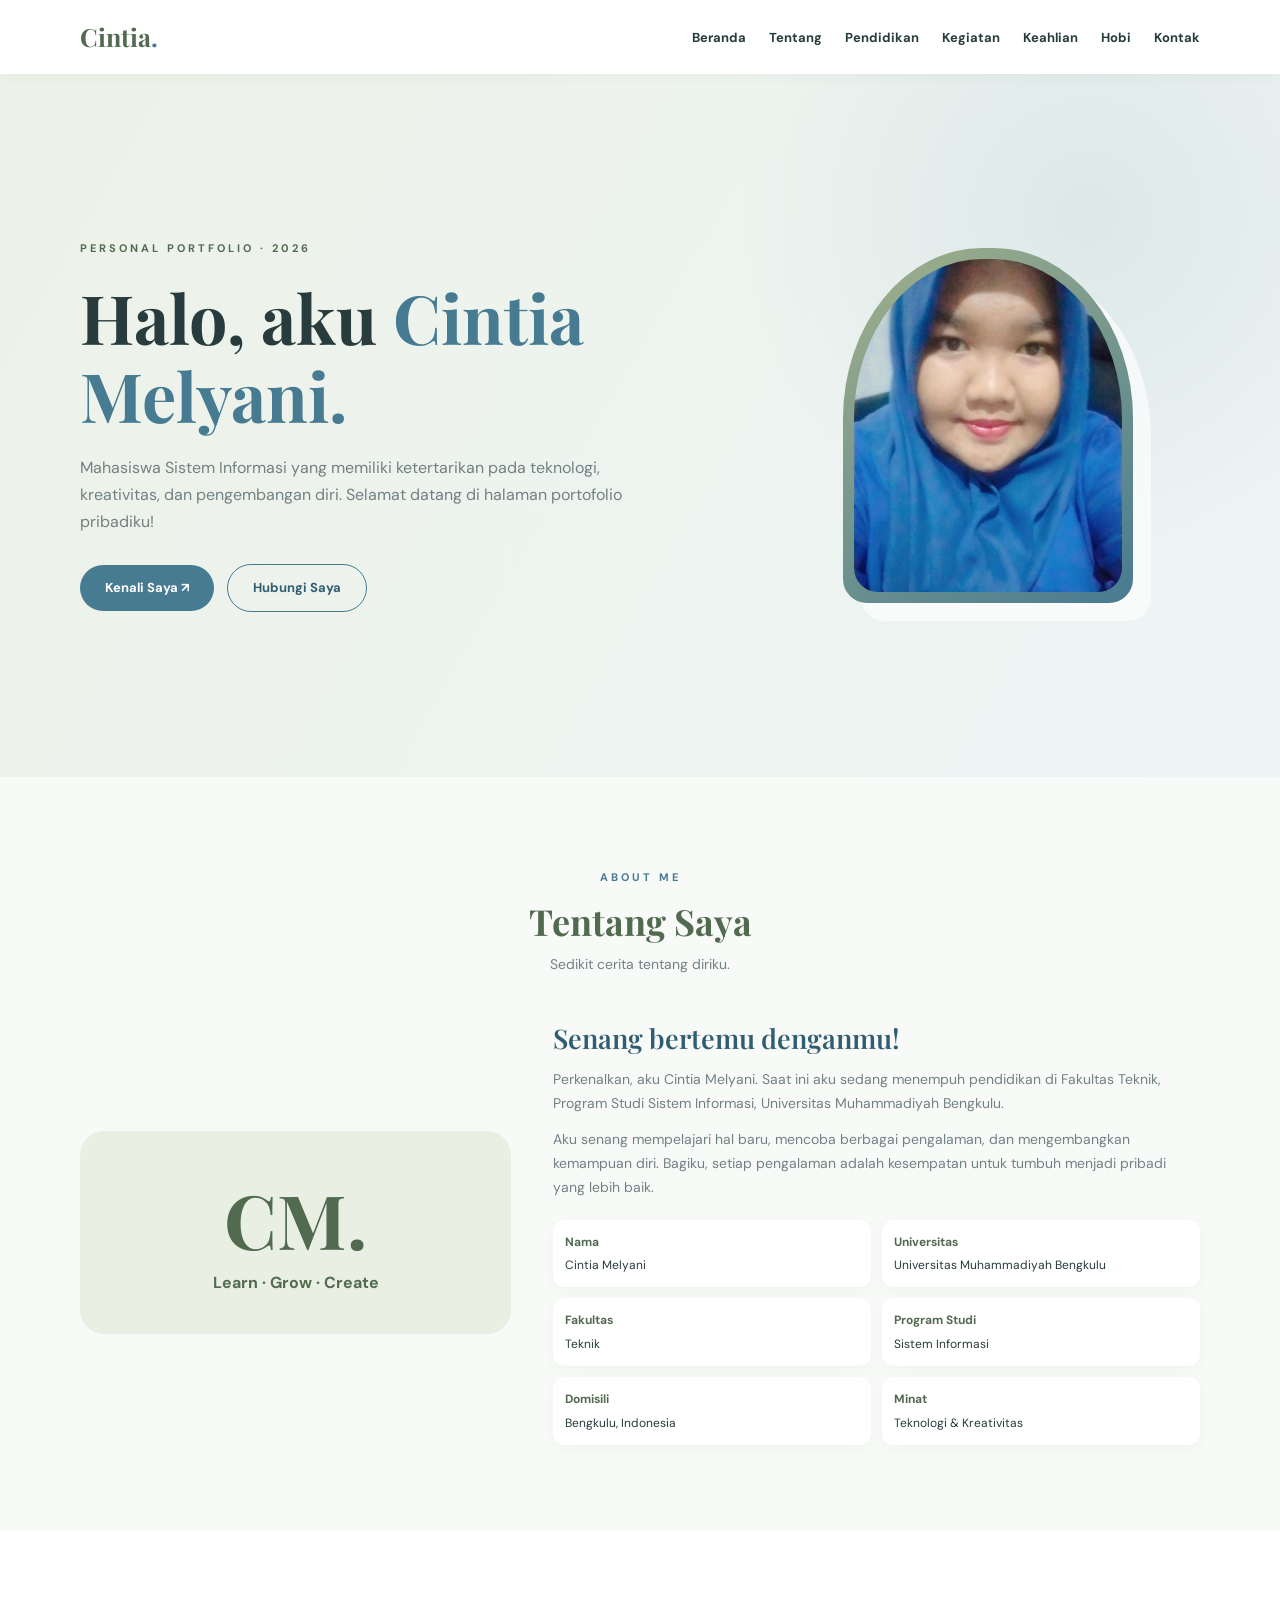
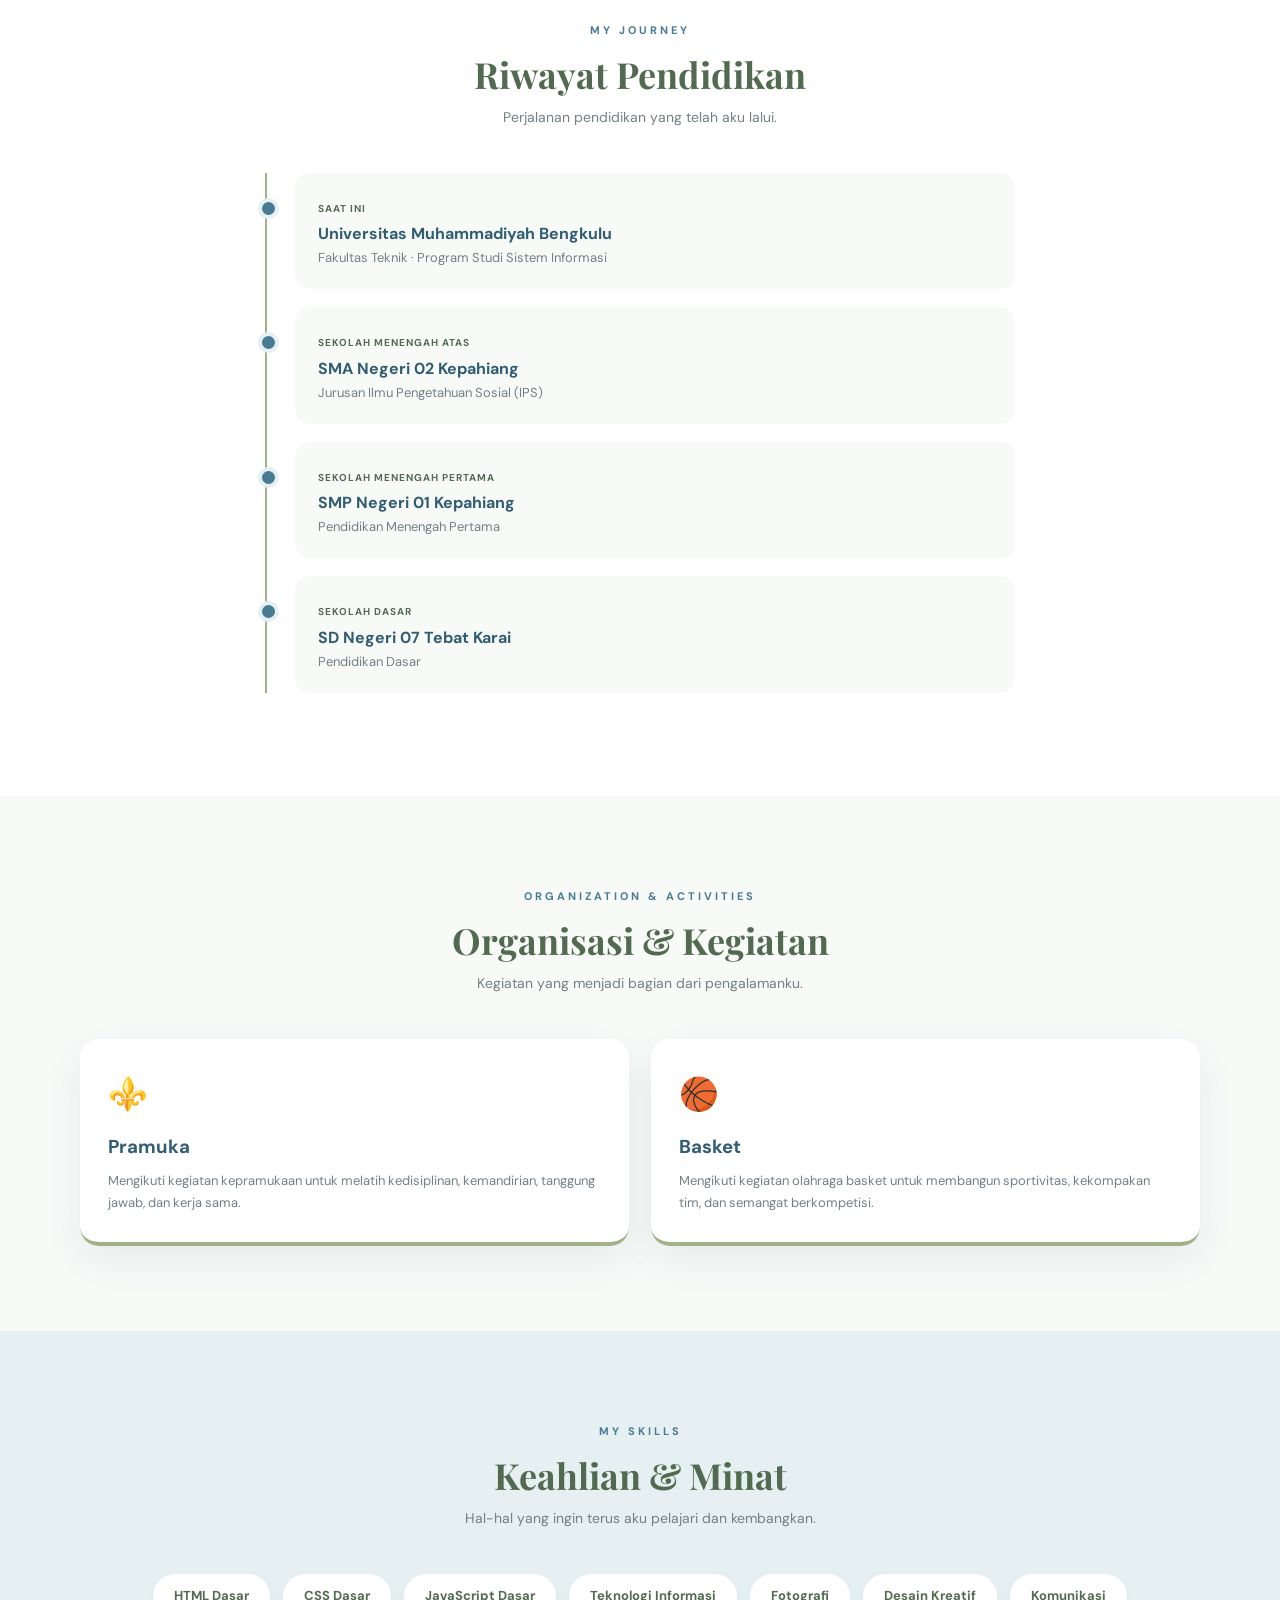
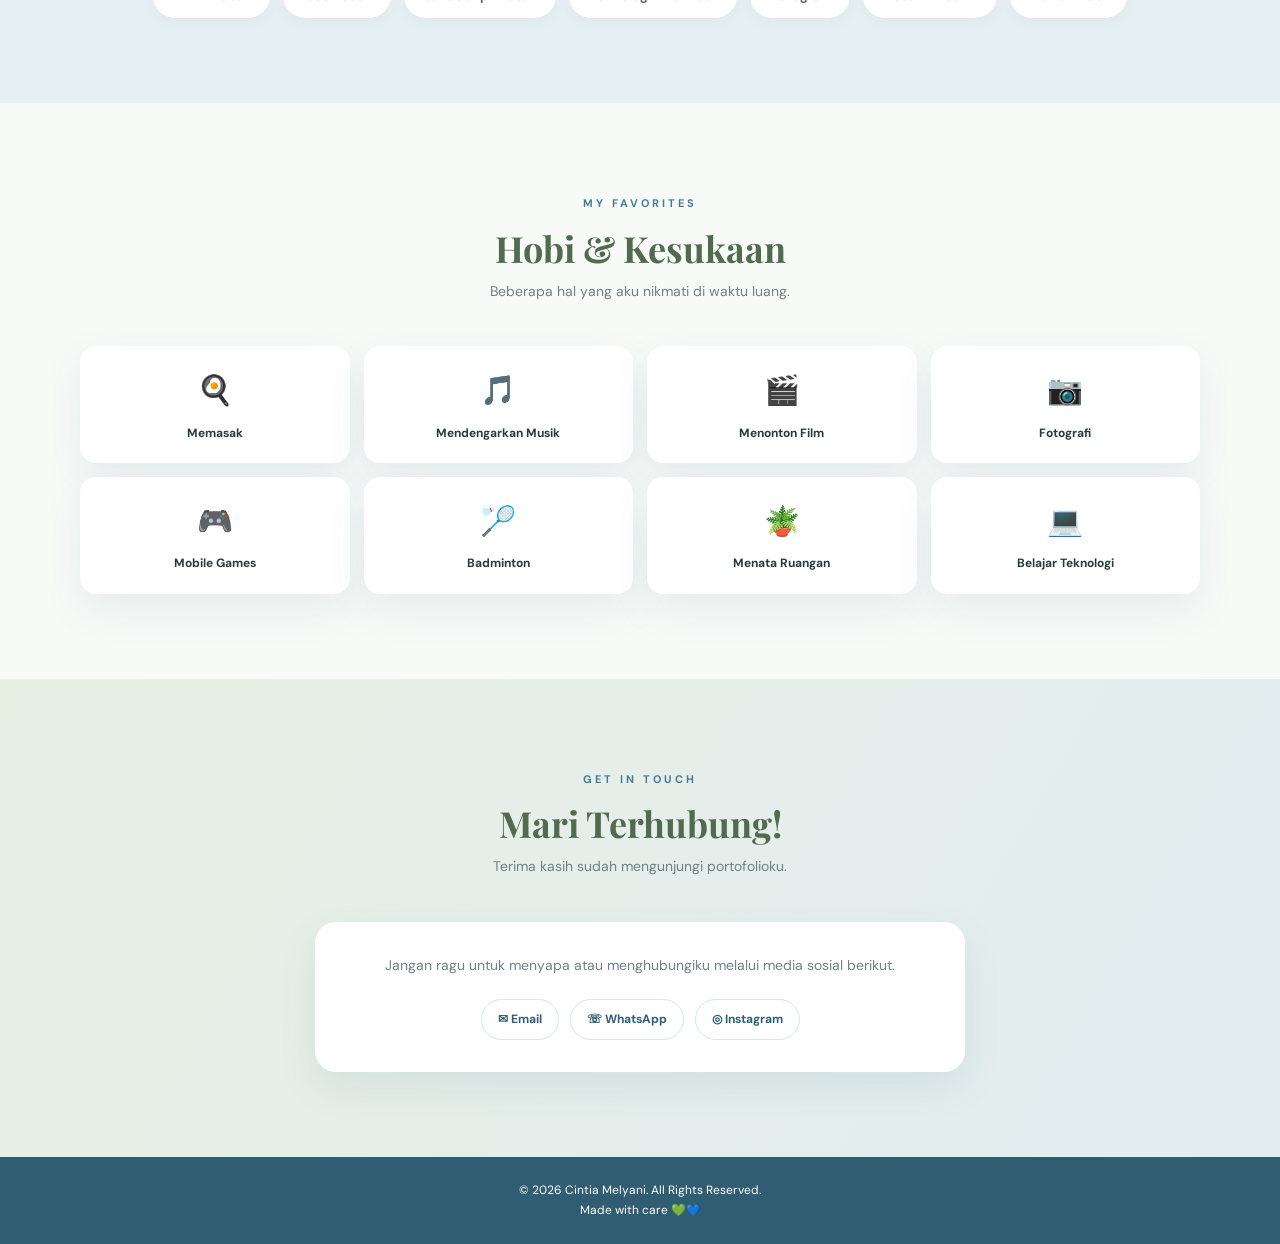
<file: index.html>
<!DOCTYPE html>
<html lang="id">
<head>
    <meta charset="UTF-8">
    <meta name="viewport" content="width=device-width, initial-scale=1.0">
    <meta name="description" content="Portofolio pribadi Cintia Melyani, mahasiswa Sistem Informasi.">
    <title>Cintia Melyani | Personal Portfolio</title>

    <style>
        @import url('https://fonts.googleapis.com/css2?family=DM+Sans:wght@400;500;600;700&family=Playfair+Display:wght@600;700&display=swap');

        :root {
            --sage: #a3b18a;
            --sage-light: #e9efe3;
            --sage-dark: #526b50;
            --blue: #477b91;
            --blue-dark: #315d72;
            --blue-light: #e6eff2;
            --bg: #f8faf8;
            --text: #283b3d;
            --muted: #728184;
            --white: #ffffff;
            --shadow: 0 15px 40px rgba(49,93,114,.09);
        }

        * {
            margin: 0;
            padding: 0;
            box-sizing: border-box;
            scroll-behavior: smooth;
        }

        body {
            font-family: 'DM Sans', sans-serif;
            background: var(--bg);
            color: var(--text);
            line-height: 1.7;
        }

        a {
            text-decoration: none;
            color: inherit;
        }

        .container {
            width: min(1120px, 88%);
            margin: auto;
        }

        /* NAVBAR */
        header {
            position: sticky;
            top: 0;
            z-index: 100;
            background: rgba(255,255,255,.96);
            backdrop-filter: blur(14px);
            box-shadow: 0 2px 15px #0000000a;
        }

        .navbar {
            min-height: 74px;
            display: flex;
            justify-content: space-between;
            align-items: center;
        }

        .logo {
            font-family: 'Playfair Display', serif;
            font-size: 25px;
            color: var(--sage-dark);
            font-weight: bold;
        }

        .logo span {
            color: var(--blue);
        }

        .nav-links {
            display: flex;
            gap: 23px;
            list-style: none;
        }

        .nav-links a {
            font-size: 13px;
            font-weight: 700;
            transition: .25s;
        }

        .nav-links a:hover {
            color: var(--blue);
        }

        .menu-btn {
            display: none;
            border: 0;
            background: none;
            font-size: 27px;
            color: var(--blue-dark);
            cursor: pointer;
        }

        /* BERANDA */
        .hero {
            min-height: 620px;
            display: flex;
            align-items: center;
            background:
                radial-gradient(circle at 85% 20%, #dce8e8 0, transparent 28%),
                linear-gradient(120deg, #edf2e8, #edf4f5);
        }

        .hero-inner {
            display: grid;
            grid-template-columns: 1.2fr .8fr;
            align-items: center;
            gap: 60px;
            padding: 80px 0;
        }

        .eyebrow {
            color: var(--sage-dark);
            font-size: 11px;
            letter-spacing: 3px;
            font-weight: 700;
            text-transform: uppercase;
        }

        h1 {
            font: 700 clamp(42px, 6vw, 68px)/1.15 'Playfair Display', serif;
            margin: 20px 0;
        }

        h1 span {
            color: var(--blue);
        }

        .hero p {
            color: var(--muted);
            max-width: 570px;
            margin-bottom: 28px;
        }

        .btn {
            display: inline-block;
            background: var(--blue);
            color: white;
            padding: 12px 25px;
            border-radius: 30px;
            font-weight: 700;
            font-size: 13px;
            transition: .25s;
        }

        .btn:hover {
            background: var(--blue-dark);
            transform: translateY(-3px);
        }

        .btn-outline {
            background: transparent;
            color: var(--blue-dark);
            border: 1px solid var(--blue);
            margin-left: 9px;
        }

        .btn-outline:hover {
            color: white;
        }

        /* FOTO PROFIL - NAMA FILE SUDAH DIPERBAIKI */
        .photo-frame {
            width: 290px;
            height: 355px;
            margin: auto;
            border-radius: 48% 48% 24px 24px;
            background: linear-gradient(145deg, var(--sage), var(--blue));
            padding: 11px;
            box-shadow: 18px 18px 0 #ffffffa8;
            transform: rotate(2deg);
        }

        .profile-photo {
            width: 100%;
            height: 100%;
            object-fit: cover;
            object-position: center 28%;
            border-radius: inherit;
            display: block;
        }

        /* UMUM */
        section {
            padding: 85px 0;
            scroll-margin-top: 74px;
        }

        .section-heading {
            text-align: center;
            margin-bottom: 43px;
        }

        .section-heading small {
            color: var(--blue);
            font-size: 11px;
            letter-spacing: 3px;
            font-weight: 700;
            text-transform: uppercase;
        }

        .section-heading h2 {
            font: 700 36px 'Playfair Display', serif;
            color: var(--sage-dark);
            margin: 8px 0;
        }

        .section-heading p {
            color: var(--muted);
            font-size: 14px;
        }

        /* TENTANG SAYA */
        .about-grid {
            display: grid;
            grid-template-columns: .8fr 1.2fr;
            gap: 42px;
            align-items: center;
        }

        .about-decoration {
            background: var(--sage-light);
            padding: 38px;
            border-radius: 24px;
            text-align: center;
        }

        .initials {
            font: 700 75px 'Playfair Display', serif;
            color: var(--sage-dark);
        }

        .about-decoration p {
            color: var(--sage-dark);
            font-weight: 700;
        }

        .about-text h3 {
            font: 600 27px 'Playfair Display', serif;
            color: var(--blue-dark);
            margin-bottom: 12px;
        }

        .about-text > p {
            color: var(--muted);
            font-size: 14px;
            margin-bottom: 13px;
        }

        .info-grid {
            display: grid;
            grid-template-columns: 1fr 1fr;
            gap: 11px;
            margin-top: 20px;
        }

        .info-item {
            background: white;
            padding: 12px;
            border-radius: 12px;
            box-shadow: 0 4px 15px #00000008;
            font-size: 12px;
        }

        .info-item b {
            display: block;
            color: var(--sage-dark);
            margin-bottom: 3px;
        }

        /* PENDIDIKAN */
        .education {
            background: white;
        }

        .timeline {
            max-width: 750px;
            margin: auto;
            border-left: 2px solid var(--sage);
            padding-left: 28px;
        }

        .timeline-item {
            position: relative;
            background: var(--bg);
            padding: 20px 23px;
            border-radius: 14px;
            margin-bottom: 18px;
        }

        .timeline-item::before {
            content: "";
            position: absolute;
            left: -37px;
            top: 25px;
            width: 13px;
            height: 13px;
            border-radius: 50%;
            background: var(--blue);
            border: 4px solid var(--blue-light);
        }

        .timeline-item h3 {
            color: var(--blue-dark);
            font-size: 16px;
        }

        .timeline-item p {
            color: var(--muted);
            font-size: 13px;
        }

        .timeline-item span {
            color: var(--sage-dark);
            font-size: 10px;
            font-weight: 700;
            letter-spacing: 1px;
        }

        /* ORGANISASI */
        .card-grid {
            display: grid;
            grid-template-columns: repeat(2, 1fr);
            gap: 22px;
        }

        .card {
            background: white;
            border-radius: 19px;
            padding: 28px;
            box-shadow: var(--shadow);
            border-bottom: 4px solid var(--sage);
            transition: .25s;
        }

        .card:hover {
            transform: translateY(-6px);
            border-color: var(--blue);
        }

        .card-icon {
            font-size: 32px;
            margin-bottom: 10px;
        }

        .card h3 {
            color: var(--blue-dark);
            margin-bottom: 7px;
        }

        .card p {
            color: var(--muted);
            font-size: 13px;
        }

        /* KEAHLIAN */
        .skills-section {
            background: var(--blue-light);
        }

        .skills {
            display: flex;
            justify-content: center;
            flex-wrap: wrap;
            gap: 13px;
        }

        .skill {
            padding: 11px 21px;
            border-radius: 30px;
            background: white;
            color: var(--sage-dark);
            font-weight: 700;
            font-size: 13px;
            box-shadow: 0 5px 15px #00000008;
        }

        /* HOBI */
        .hobbies {
            display: grid;
            grid-template-columns: repeat(4, 1fr);
            gap: 14px;
        }

        .hobby {
            background: white;
            text-align: center;
            border-radius: 16px;
            padding: 20px 9px;
            box-shadow: var(--shadow);
        }

        .hobby span {
            font-size: 29px;
            display: block;
        }

        .hobby p {
            font-size: 12px;
            font-weight: 700;
            margin-top: 7px;
        }

        /* KONTAK */
        .contact {
            background: linear-gradient(120deg, #e8efe3, #e2edf1);
            text-align: center;
        }

        .contact-box {
            background: white;
            padding: 32px;
            border-radius: 21px;
            max-width: 650px;
            margin: auto;
            box-shadow: var(--shadow);
        }

        .contact-box > p {
            color: var(--muted);
            font-size: 14px;
        }

        .contact-links {
            display: flex;
            flex-wrap: wrap;
            justify-content: center;
            gap: 11px;
            margin-top: 22px;
        }

        .contact-links a {
            color: var(--blue-dark);
            border: 1px solid #d8e5e7;
            padding: 9px 16px;
            border-radius: 25px;
            font-size: 12px;
            font-weight: 700;
            transition: .25s;
        }

        .contact-links a:hover {
            background: var(--blue);
            color: white;
        }

        /* FOOTER */
        footer {
            background: var(--blue-dark);
            color: white;
            text-align: center;
            padding: 23px;
            font-size: 12px;
        }

        /* ANIMASI */
        .reveal {
            opacity: 0;
            transform: translateY(22px);
            transition: opacity .7s ease, transform .7s ease;
        }

        .reveal.show {
            opacity: 1;
            transform: translateY(0);
        }

        /* RESPONSIVE */
        @media(max-width: 800px) {
            .menu-btn {
                display: block;
            }

            .nav-links {
                display: none;
                position: absolute;
                top: 74px;
                left: 0;
                width: 100%;
                background: white;
                flex-direction: column;
                padding: 22px 7%;
                gap: 16px;
            }

            .nav-links.active {
                display: flex;
            }

            .hero-inner {
                grid-template-columns: 1fr;
                text-align: center;
                gap: 42px;
            }

            .hero p {
                margin-left: auto;
                margin-right: auto;
            }

            .about-grid {
                grid-template-columns: 1fr;
            }

            .about-decoration {
                max-width: 400px;
                width: 100%;
                margin: auto;
            }
        }

        @media(max-width: 550px) {
            .card-grid {
                grid-template-columns: 1fr;
            }

            .hobbies {
                grid-template-columns: repeat(2, 1fr);
            }

            .info-grid {
                grid-template-columns: 1fr;
            }

            .photo-frame {
                width: 235px;
                height: 290px;
            }

            .hero {
                min-height: auto;
            }

            section {
                padding: 68px 0;
            }

            .section-heading h2 {
                font-size: 30px;
            }

            .btn-outline {
                margin: 12px 0 0;
            }
        }

        @media(prefers-reduced-motion: reduce) {
            * {
                scroll-behavior: auto !important;
                transition: none !important;
            }

            .reveal {
                opacity: 1;
                transform: none;
            }
        }
    </style>
</head>

<body>

    <!-- NAVIGASI -->
    <header>
        <div class="container navbar">
            <a class="logo" href="#home">Cintia<span>.</span></a>

            <button class="menu-btn" id="menuBtn" aria-label="Buka menu" aria-expanded="false">☰</button>

            <ul class="nav-links" id="navLinks">
                <li><a href="#home">Beranda</a></li>
                <li><a href="#about">Tentang</a></li>
                <li><a href="#education">Pendidikan</a></li>
                <li><a href="#activities">Kegiatan</a></li>
                <li><a href="#skills">Keahlian</a></li>
                <li><a href="#hobbies">Hobi</a></li>
                <li><a href="#contact">Kontak</a></li>
            </ul>
        </div>
    </header>

    <main>

        <!-- BERANDA -->
        <section class="hero" id="home">
            <div class="container hero-inner">

                <div class="reveal">
                    <div class="eyebrow">Personal Portfolio · 2026</div>

                    <h1>Halo, aku <span>Cintia Melyani.</span></h1>

                    <p>
                        Mahasiswa Sistem Informasi yang memiliki ketertarikan
                        pada teknologi, kreativitas, dan pengembangan diri.
                        Selamat datang di halaman portofolio pribadiku!
                    </p>

                    <a href="#about" class="btn">Kenali Saya ↗</a>
                    <a href="#contact" class="btn btn-outline">Hubungi Saya</a>
                </div>

                <!-- FOTO PROFIL CINTIA -->
                <div class="photo-frame reveal">
                    <img
                        src="./foto-cintia.jpeg"
                        alt="Foto profil Cintia Melyani"
                        class="profile-photo"
                    >
                </div>

            </div>
        </section>

        <!-- TENTANG SAYA -->
        <section id="about">
            <div class="container">

                <div class="section-heading reveal">
                    <small>About Me</small>
                    <h2>Tentang Saya</h2>
                    <p>Sedikit cerita tentang diriku.</p>
                </div>

                <div class="about-grid reveal">

                    <div class="about-decoration">
                        <div class="initials">CM.</div>
                        <p>Learn · Grow · Create</p>
                    </div>

                    <div class="about-text">
                        <h3>Senang bertemu denganmu!</h3>

                        <p>
                            Perkenalkan, aku Cintia Melyani. Saat ini aku sedang
                            menempuh pendidikan di Fakultas Teknik, Program Studi
                            Sistem Informasi, Universitas Muhammadiyah Bengkulu.
                        </p>

                        <p>
                            Aku senang mempelajari hal baru, mencoba berbagai
                            pengalaman, dan mengembangkan kemampuan diri.
                            Bagiku, setiap pengalaman adalah kesempatan untuk
                            tumbuh menjadi pribadi yang lebih baik.
                        </p>

                        <div class="info-grid">
                            <div class="info-item">
                                <b>Nama</b>
                                Cintia Melyani
                            </div>

                            <div class="info-item">
                                <b>Universitas</b>
                                Universitas Muhammadiyah Bengkulu
                            </div>

                            <div class="info-item">
                                <b>Fakultas</b>
                                Teknik
                            </div>

                            <div class="info-item">
                                <b>Program Studi</b>
                                Sistem Informasi
                            </div>

                            <div class="info-item">
                                <b>Domisili</b>
                                Bengkulu, Indonesia
                            </div>

                            <div class="info-item">
                                <b>Minat</b>
                                Teknologi & Kreativitas
                            </div>
                        </div>
                    </div>

                </div>
            </div>
        </section>

        <!-- RIWAYAT PENDIDIKAN -->
        <section class="education" id="education">
            <div class="container">

                <div class="section-heading reveal">
                    <small>My Journey</small>
                    <h2>Riwayat Pendidikan</h2>
                    <p>Perjalanan pendidikan yang telah aku lalui.</p>
                </div>

                <div class="timeline reveal">

                    <div class="timeline-item">
                        <span>SAAT INI</span>
                        <h3>Universitas Muhammadiyah Bengkulu</h3>
                        <p>Fakultas Teknik · Program Studi Sistem Informasi</p>
                    </div>

                    <div class="timeline-item">
                        <span>SEKOLAH MENENGAH ATAS</span>
                        <h3>SMA Negeri 02 Kepahiang</h3>
                        <p>Jurusan Ilmu Pengetahuan Sosial (IPS)</p>
                    </div>

                    <div class="timeline-item">
                        <span>SEKOLAH MENENGAH PERTAMA</span>
                        <h3>SMP Negeri 01 Kepahiang</h3>
                        <p>Pendidikan Menengah Pertama</p>
                    </div>

                    <div class="timeline-item">
                        <span>SEKOLAH DASAR</span>
                        <h3>SD Negeri 07 Tebat Karai</h3>
                        <p>Pendidikan Dasar</p>
                    </div>

                </div>
            </div>
        </section>

        <!-- ORGANISASI DAN KEGIATAN -->
        <section id="activities">
            <div class="container">

                <div class="section-heading reveal">
                    <small>Organization & Activities</small>
                    <h2>Organisasi & Kegiatan</h2>
                    <p>Kegiatan yang menjadi bagian dari pengalamanku.</p>
                </div>

                <div class="card-grid">

                    <article class="card reveal">
                        <div class="card-icon">⚜️</div>
                        <h3>Pramuka</h3>
                        <p>
                            Mengikuti kegiatan kepramukaan untuk melatih
                            kedisiplinan, kemandirian, tanggung jawab,
                            dan kerja sama.
                        </p>
                    </article>

                    <article class="card reveal">
                        <div class="card-icon">🏀</div>
                        <h3>Basket</h3>
                        <p>
                            Mengikuti kegiatan olahraga basket untuk
                            membangun sportivitas, kekompakan tim,
                            dan semangat berkompetisi.
                        </p>
                    </article>

                </div>
            </div>
        </section>

        <!-- KEAHLIAN DAN MINAT -->
        <section class="skills-section" id="skills">
            <div class="container">

                <div class="section-heading reveal">
                    <small>My Skills</small>
                    <h2>Keahlian & Minat</h2>
                    <p>Hal-hal yang ingin terus aku pelajari dan kembangkan.</p>
                </div>

                <div class="skills reveal">
                    <span class="skill">HTML Dasar</span>
                    <span class="skill">CSS Dasar</span>
                    <span class="skill">JavaScript Dasar</span>
                    <span class="skill">Teknologi Informasi</span>
                    <span class="skill">Fotografi</span>
                    <span class="skill">Desain Kreatif</span>
                    <span class="skill">Komunikasi</span>
                </div>

            </div>
        </section>

        <!-- HOBI -->
        <section id="hobbies">
            <div class="container">

                <div class="section-heading reveal">
                    <small>My Favorites</small>
                    <h2>Hobi & Kesukaan</h2>
                    <p>Beberapa hal yang aku nikmati di waktu luang.</p>
                </div>

                <div class="hobbies reveal">
                    <div class="hobby">
                        <span>🍳</span>
                        <p>Memasak</p>
                    </div>

                    <div class="hobby">
                        <span>🎵</span>
                        <p>Mendengarkan Musik</p>
                    </div>

                    <div class="hobby">
                        <span>🎬</span>
                        <p>Menonton Film</p>
                    </div>

                    <div class="hobby">
                        <span>📷</span>
                        <p>Fotografi</p>
                    </div>

                    <div class="hobby">
                        <span>🎮</span>
                        <p>Mobile Games</p>
                    </div>

                    <div class="hobby">
                        <span>🏸</span>
                        <p>Badminton</p>
                    </div>

                    <div class="hobby">
                        <span>🪴</span>
                        <p>Menata Ruangan</p>
                    </div>

                    <div class="hobby">
                        <span>💻</span>
                        <p>Belajar Teknologi</p>
                    </div>
                </div>

            </div>
        </section>

        <!-- KONTAK -->
        <section class="contact" id="contact">
            <div class="container">

                <div class="section-heading reveal">
                    <small>Get In Touch</small>
                    <h2>Mari Terhubung!</h2>
                    <p>Terima kasih sudah mengunjungi portofolioku.</p>
                </div>

                <div class="contact-box reveal">
                    <p>
                        Jangan ragu untuk menyapa atau menghubungiku
                        melalui media sosial berikut.
                    </p>

                    <div class="contact-links">
                        <a href="mailto:cintiamelyani4@gmail.com">
                            ✉ Email
                        </a>

                        <a href="https://wa.me/6283863365317"
                           target="_blank" rel="noopener">
                            ☏ WhatsApp
                        </a>

                        <a href="https://instagram.com/cintiaamelyanii_"
                           target="_blank" rel="noopener">
                            ◎ Instagram
                        </a>
                    </div>
                </div>

            </div>
        </section>

    </main>

    <!-- FOOTER -->
    <footer>
        <p>© 2026 Cintia Melyani. All Rights Reserved.</p>
        <p>Made with care 💚💙</p>
    </footer>

    <!-- JAVASCRIPT -->
    <script>
        const menuBtn = document.getElementById('menuBtn');
        const navLinks = document.getElementById('navLinks');

        menuBtn.addEventListener('click', () => {
            const isOpen = navLinks.classList.toggle('active');

            menuBtn.textContent = isOpen ? '×' : '☰';
            menuBtn.setAttribute('aria-expanded', isOpen);
        });

        document.querySelectorAll('.nav-links a').forEach(link => {
            link.addEventListener('click', () => {
                navLinks.classList.remove('active');
                menuBtn.textContent = '☰';
                menuBtn.setAttribute('aria-expanded', 'false');
            });
        });

        // ANIMASI SECTION
        if ('IntersectionObserver' in window) {
            const observer = new IntersectionObserver(entries => {
                entries.forEach(entry => {
                    if (entry.isIntersecting) {
                        entry.target.classList.add('show');
                        observer.unobserve(entry.target);
                    }
                });
            }, { threshold: 0.12 });

            document.querySelectorAll('.reveal').forEach(element => {
                observer.observe(element);
            });
        } else {
            document.querySelectorAll('.reveal').forEach(element => {
                element.classList.add('show');
            });
        }
    </script>

</body>
</html>
</file>
